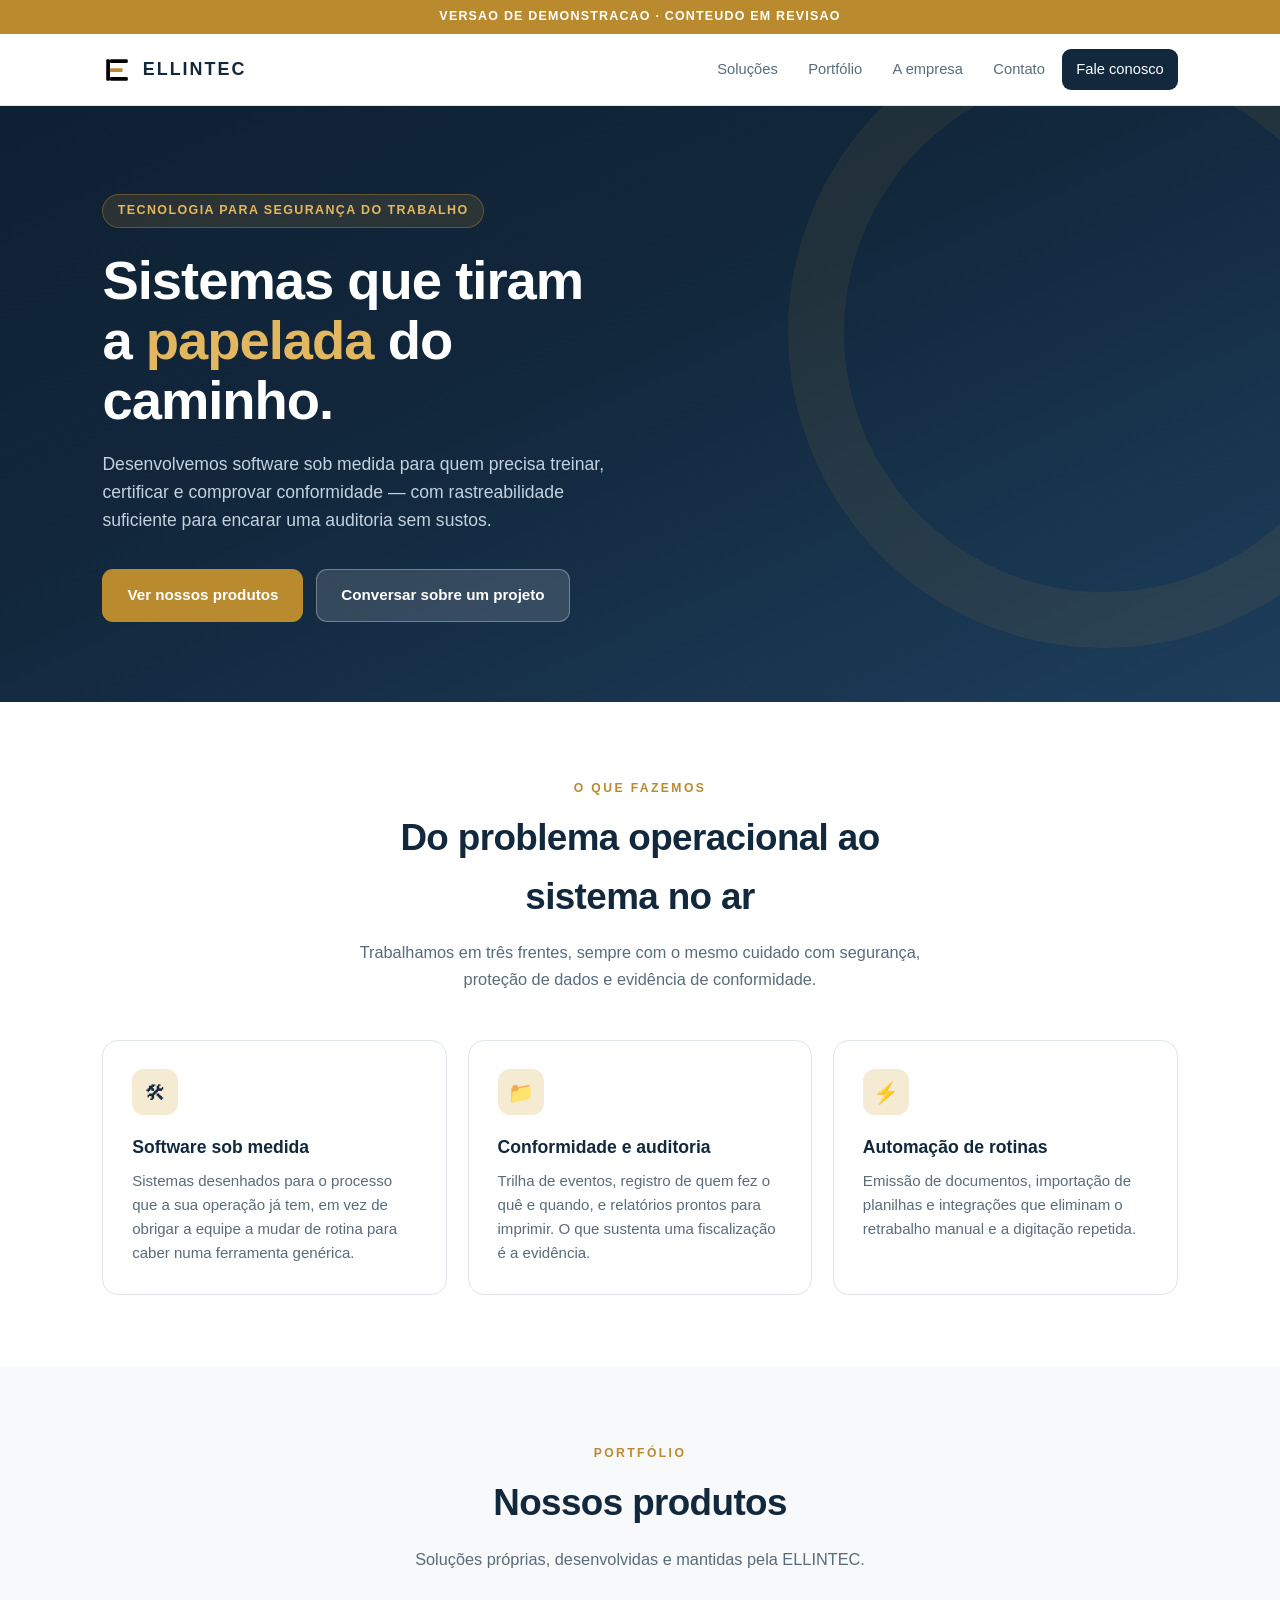
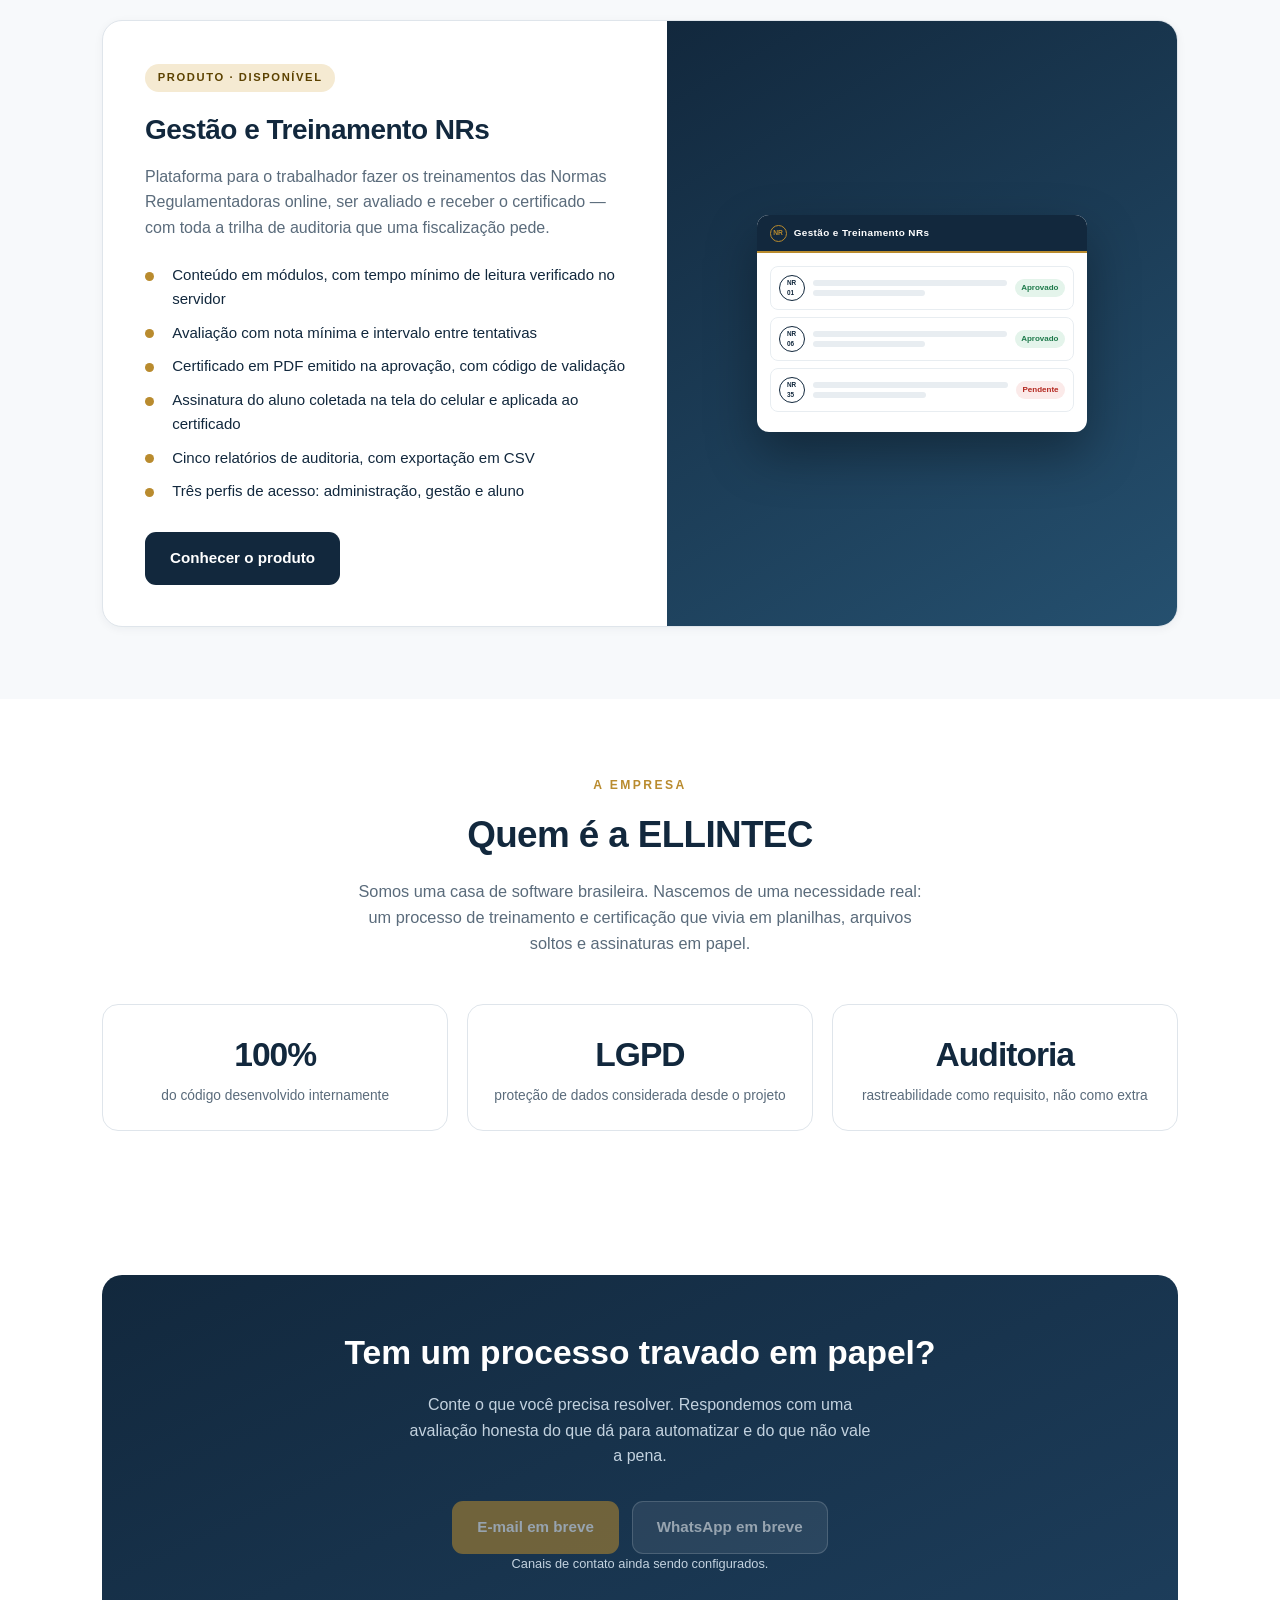
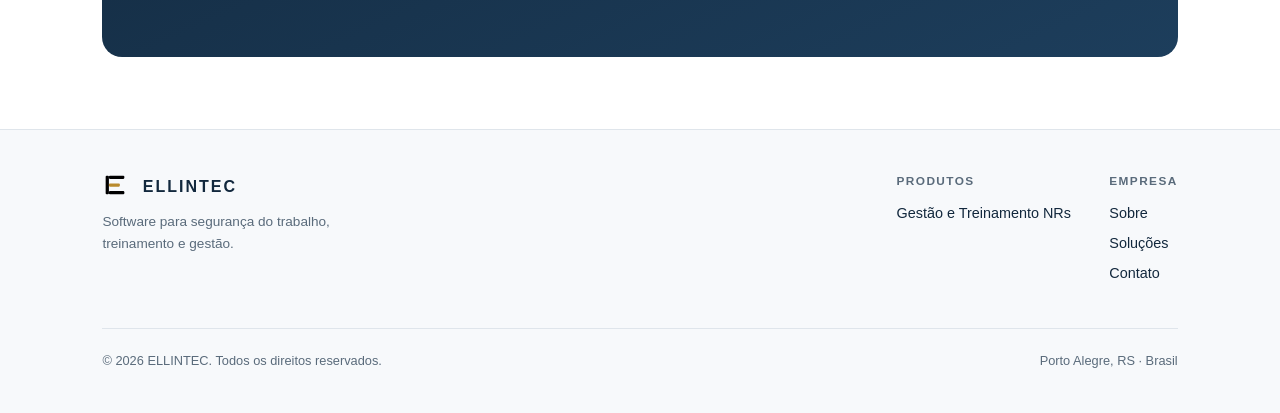
<file: index.html>
<!DOCTYPE html>
<html lang="pt-BR">
<head>
<meta charset="utf-8">
<meta name="viewport" content="width=device-width, initial-scale=1">
<meta name="theme-color" content="#12283D">
<title>ELLINTEC &mdash; Software para segurança do trabalho e gestão</title>
<meta name="description" content="A ELLINTEC desenvolve sistemas para segurança do trabalho,
      treinamento e gestão. Conheça o Gestão e Treinamento NRs.">
<link rel="stylesheet" href="css/estilo.css">
<link rel="icon" href="img/logo.svg" type="image/svg+xml">
</head>
<body>

<!-- Faixa de versao de teste. Para tirar do ar, apague este bloco. -->
<div class="faixa-teste">Versao de demonstracao &middot; conteudo em revisao</div>

<header class="topo">
  <div class="topo-in">
    <a class="marca" href="index.html">
      <span class="sig"><img src="img/logo.svg" alt="" width="30" height="30"></span>
      <b>ELLINTEC</b>
    </a>
    <button class="abre-menu" id="abre" aria-label="Abrir menu" aria-expanded="false">&#9776;</button>
    <nav class="nav" id="nav">
      <a href="#solucoes">Soluções</a>
      <a href="#portfolio">Portfólio</a>
      <a href="#sobre">A empresa</a>
      <a href="#contato">Contato</a>
      <a class="btn p" href="#contato">Fale conosco</a>
    </nav>
  </div>
</header>

<!-- ======================================================== hero -->
<div class="hero">
  <div class="wrap">
    <span class="selo-topo">Tecnologia para segurança do trabalho</span>
    <h1>Sistemas que tiram a <span>papelada</span> do caminho.</h1>
    <p>
      Desenvolvemos software sob medida para quem precisa treinar, certificar e
      comprovar conformidade &mdash; com rastreabilidade suficiente para encarar
      uma auditoria sem sustos.
    </p>
    <div class="hero-btns">
      <a class="btn o" href="#portfolio">Ver nossos produtos</a>
      <a class="btn claro" href="#contato">Conversar sobre um projeto</a>
    </div>
  </div>
</div>

<!-- ======================================================== solucoes -->
<section id="solucoes">
  <div class="wrap">
    <div class="titulo-sec">
      <span class="etq">O que fazemos</span>
      <h2>Do problema operacional ao sistema no ar</h2>
      <p>
        Trabalhamos em três frentes, sempre com o mesmo cuidado com segurança,
        proteção de dados e evidência de conformidade.
      </p>
    </div>

    <div class="grade">
      <article class="cartao">
        <div class="ico">&#128736;</div>
        <h3>Software sob medida</h3>
        <p>
          Sistemas desenhados para o processo que a sua operação já tem, em vez de
          obrigar a equipe a mudar de rotina para caber numa ferramenta genérica.
        </p>
      </article>

      <article class="cartao">
        <div class="ico">&#128193;</div>
        <h3>Conformidade e auditoria</h3>
        <p>
          Trilha de eventos, registro de quem fez o quê e quando, e relatórios
          prontos para imprimir. O que sustenta uma fiscalização é a evidência.
        </p>
      </article>

      <article class="cartao">
        <div class="ico">&#9889;</div>
        <h3>Automação de rotinas</h3>
        <p>
          Emissão de documentos, importação de planilhas e integrações que eliminam
          o retrabalho manual e a digitação repetida.
        </p>
      </article>
    </div>
  </div>
</section>

<!-- ======================================================== portfolio -->
<section id="portfolio" class="cinza">
  <div class="wrap">
    <div class="titulo-sec">
      <span class="etq">Portfólio</span>
      <h2>Nossos produtos</h2>
      <p>Soluções próprias, desenvolvidas e mantidas pela ELLINTEC.</p>
    </div>

    <article class="produto">
      <div class="produto-txt">
        <span class="etq-prod">Produto &middot; disponível</span>
        <h3>Gestão e Treinamento NRs</h3>
        <p>
          Plataforma para o trabalhador fazer os treinamentos das Normas
          Regulamentadoras online, ser avaliado e receber o certificado &mdash; com
          toda a trilha de auditoria que uma fiscalização pede.
        </p>
        <ul class="lista">
          <li>Conteúdo em módulos, com tempo mínimo de leitura verificado no servidor</li>
          <li>Avaliação com nota mínima e intervalo entre tentativas</li>
          <li>Certificado em PDF emitido na aprovação, com código de validação</li>
          <li>Assinatura do aluno coletada na tela do celular e aplicada ao certificado</li>
          <li>Cinco relatórios de auditoria, com exportação em CSV</li>
          <li>Três perfis de acesso: administração, gestão e aluno</li>
        </ul>
        <a class="btn p" href="produtos/gestao-treinamento-nrs.html">Conhecer o produto</a>
      </div>

      <div class="produto-arte">
        <!-- Representacao da interface. Nao usa captura de tela real para nao
             expor dado de aluno. -->
        <div class="mock" aria-hidden="true">
          <div class="mock-topo">
            <span class="pin">NR</span>
            <b>Gestão e Treinamento NRs</b>
          </div>
          <div class="mock-corpo">
            <div class="mock-linha">
              <span class="mock-selo">NR<br>01</span>
              <span class="mock-txt"><i></i><i></i></span>
              <span class="mock-tag">Aprovado</span>
            </div>
            <div class="mock-linha">
              <span class="mock-selo">NR<br>06</span>
              <span class="mock-txt"><i></i><i></i></span>
              <span class="mock-tag">Aprovado</span>
            </div>
            <div class="mock-linha">
              <span class="mock-selo">NR<br>35</span>
              <span class="mock-txt"><i></i><i></i></span>
              <span class="mock-tag p">Pendente</span>
            </div>
          </div>
        </div>
      </div>
    </article>
  </div>
</section>

<!-- ======================================================== sobre -->
<section id="sobre">
  <div class="wrap">
    <div class="titulo-sec">
      <span class="etq">A empresa</span>
      <h2>Quem é a ELLINTEC</h2>
      <p>
        Somos uma casa de software brasileira. Nascemos de uma necessidade real:
        um processo de treinamento e certificação que vivia em planilhas, arquivos
        soltos e assinaturas em papel.
      </p>
    </div>

    <div class="numeros grade">
      <div class="cartao num">
        <b>100%</b>
        <span>do código desenvolvido internamente</span>
      </div>
      <div class="cartao num">
        <b>LGPD</b>
        <span>proteção de dados considerada desde o projeto</span>
      </div>
      <div class="cartao num">
        <b>Auditoria</b>
        <span>rastreabilidade como requisito, não como extra</span>
      </div>
    </div>
  </div>
</section>

<!-- ======================================================== contato -->
<section id="contato">
  <div class="wrap">
    <div class="contato">
      <h2>Tem um processo travado em papel?</h2>
      <p>
        Conte o que você precisa resolver. Respondemos com uma avaliação honesta
        do que dá para automatizar e do que não vale a pena.
      </p>
      <!-- TODO ao entrar no ar de verdade: trocar os dois botoes abaixo pelo
           e-mail real e pelo WhatsApp real (formato 55DDDNUMERO). Enquanto forem
           ficticios, ficam desativados: botao que nao leva a lugar nenhum e pior
           do que nao ter botao. -->
      <div class="contato-btns">
        <span class="btn o desativado" aria-disabled="true">E-mail em breve</span>
        <span class="btn claro desativado" aria-disabled="true">WhatsApp em breve</span>
      </div>
      <p class="aviso-teste">Canais de contato ainda sendo configurados.</p>
    </div>
  </div>
</section>

<!-- ======================================================== rodape -->
<footer class="rodape">
  <div class="wrap">
    <div class="rodape-in">
      <div>
        <a class="marca" href="index.html">
          <span class="sig"><img src="img/logo.svg" alt="" width="26" height="26"></span>
          <b>ELLINTEC</b>
        </a>
        <p>Software para segurança do trabalho, treinamento e gestão.</p>
      </div>

      <div class="rodape-links">
        <div class="rodape-col">
          <h4>Produtos</h4>
          <a href="produtos/gestao-treinamento-nrs.html">Gestão e Treinamento NRs</a>
        </div>
        <div class="rodape-col">
          <h4>Empresa</h4>
          <a href="#sobre">Sobre</a>
          <a href="#solucoes">Soluções</a>
          <a href="#contato">Contato</a>
        </div>
      </div>
    </div>

    <div class="copy">
      <span>&copy; <span id="ano">2026</span> ELLINTEC. Todos os direitos reservados.</span>
      <!-- TODO: incluir CNPJ quando a empresa estiver constituída -->
      <span>Porto Alegre, RS &middot; Brasil</span>
    </div>
  </div>
</footer>

<script src="js/site.js"></script>
</body>
</html>
</file>
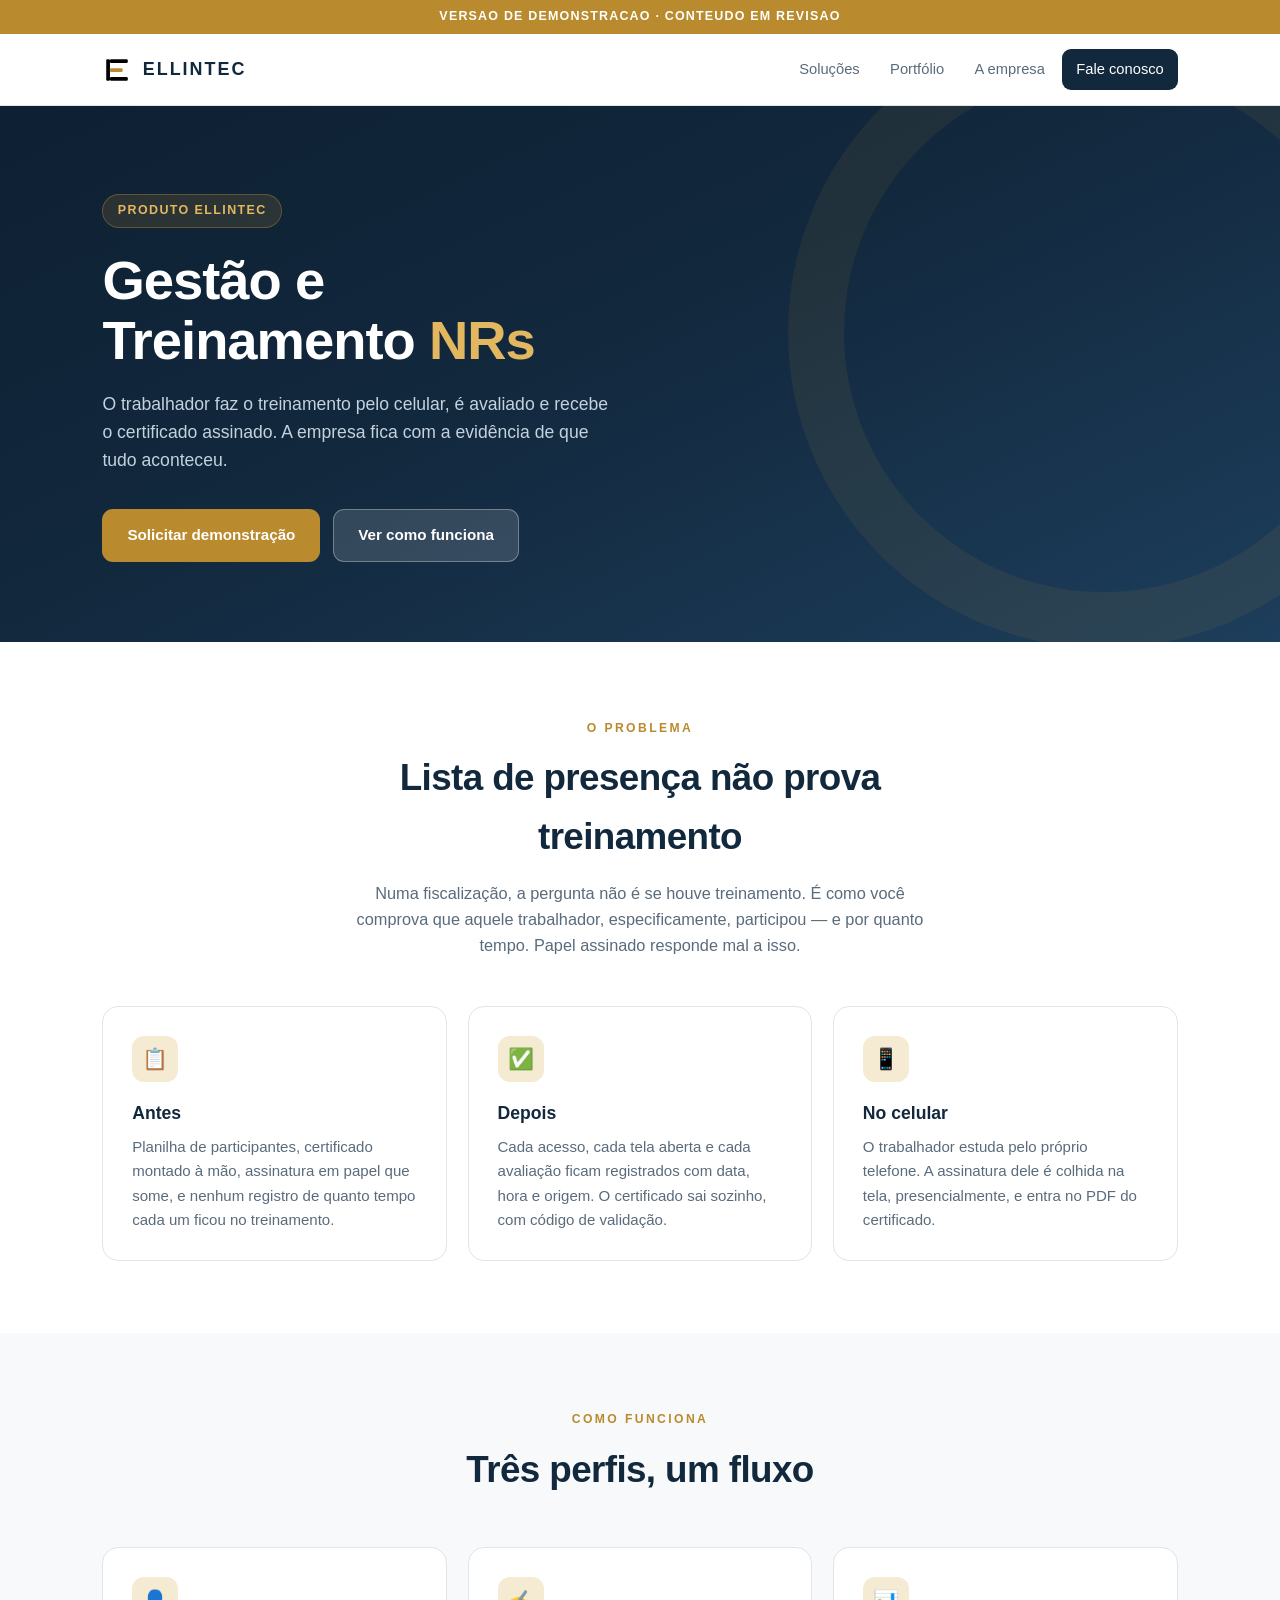
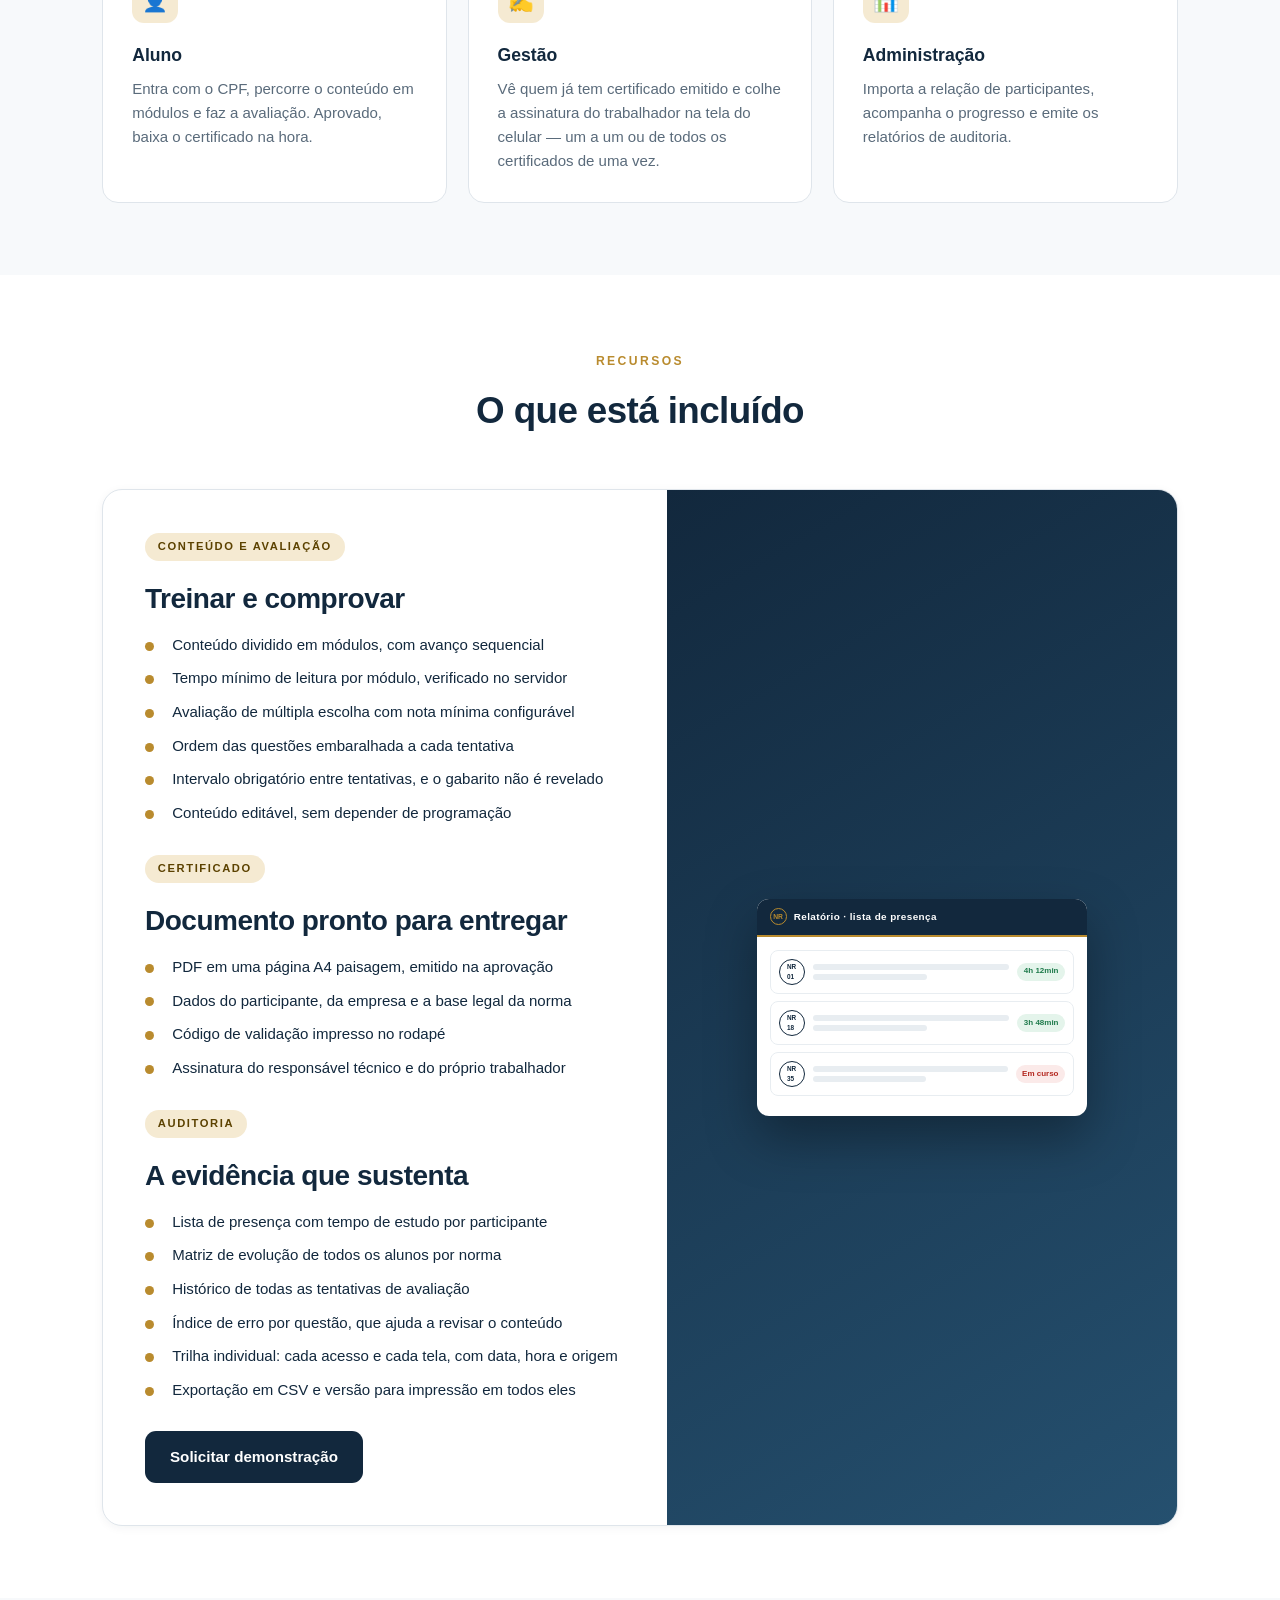
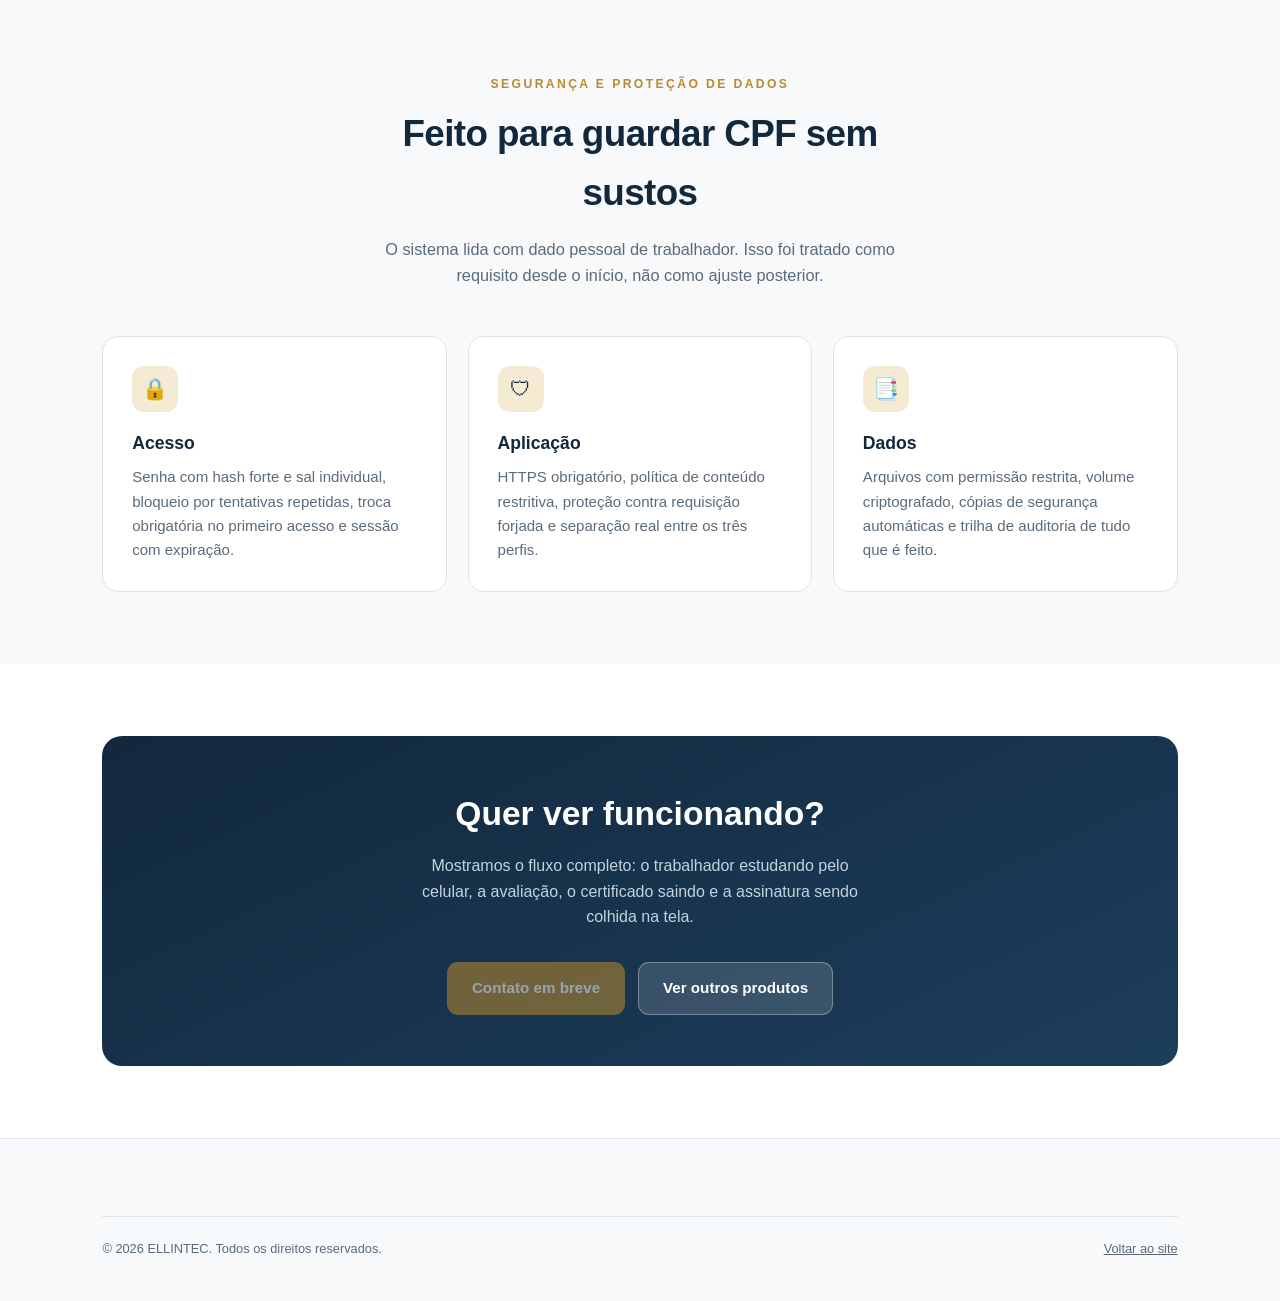
<file: produtos/gestao-treinamento-nrs.html>
<!DOCTYPE html>
<html lang="pt-BR">
<head>
<meta charset="utf-8">
<meta name="viewport" content="width=device-width, initial-scale=1">
<meta name="theme-color" content="#12283D">
<title>Gestão e Treinamento NRs &mdash; ELLINTEC</title>
<meta name="description" content="Plataforma para treinamento das Normas Regulamentadoras
      online, avaliação, emissão de certificado e trilha de auditoria.">
<link rel="stylesheet" href="../css/estilo.css">
<link rel="icon" href="../img/logo.svg" type="image/svg+xml">
</head>
<body>

<!-- Faixa de versao de teste. Para tirar do ar, apague este bloco. -->
<div class="faixa-teste">Versao de demonstracao &middot; conteudo em revisao</div>

<header class="topo">
  <div class="topo-in">
    <a class="marca" href="../index.html">
      <span class="sig"><img src="../img/logo.svg" alt="" width="30" height="30"></span>
      <b>ELLINTEC</b>
    </a>
    <button class="abre-menu" id="abre" aria-label="Abrir menu" aria-expanded="false">&#9776;</button>
    <nav class="nav" id="nav">
      <a href="../index.html#solucoes">Soluções</a>
      <a href="../index.html#portfolio">Portfólio</a>
      <a href="../index.html#sobre">A empresa</a>
      <a class="btn p" href="../index.html#contato">Fale conosco</a>
    </nav>
  </div>
</header>

<!-- ======================================================== hero -->
<div class="hero">
  <div class="wrap">
    <span class="selo-topo">Produto ELLINTEC</span>
    <h1>Gestão e Treinamento <span>NRs</span></h1>
    <p>
      O trabalhador faz o treinamento pelo celular, é avaliado e recebe o
      certificado assinado. A empresa fica com a evidência de que tudo aconteceu.
    </p>
    <div class="hero-btns">
      <a class="btn o" href="../index.html#contato">Solicitar demonstração</a>
      <a class="btn claro" href="#como">Ver como funciona</a>
    </div>
  </div>
</div>

<!-- ======================================================== problema -->
<section>
  <div class="wrap">
    <div class="titulo-sec">
      <span class="etq">O problema</span>
      <h2>Lista de presença não prova treinamento</h2>
      <p>
        Numa fiscalização, a pergunta não é se houve treinamento. É como você
        comprova que aquele trabalhador, especificamente, participou &mdash; e por
        quanto tempo. Papel assinado responde mal a isso.
      </p>
    </div>

    <div class="grade">
      <article class="cartao">
        <div class="ico">&#128203;</div>
        <h3>Antes</h3>
        <p>
          Planilha de participantes, certificado montado à mão, assinatura em papel
          que some, e nenhum registro de quanto tempo cada um ficou no treinamento.
        </p>
      </article>
      <article class="cartao">
        <div class="ico">&#9989;</div>
        <h3>Depois</h3>
        <p>
          Cada acesso, cada tela aberta e cada avaliação ficam registrados com data,
          hora e origem. O certificado sai sozinho, com código de validação.
        </p>
      </article>
      <article class="cartao">
        <div class="ico">&#128241;</div>
        <h3>No celular</h3>
        <p>
          O trabalhador estuda pelo próprio telefone. A assinatura dele é colhida na
          tela, presencialmente, e entra no PDF do certificado.
        </p>
      </article>
    </div>
  </div>
</section>

<!-- ======================================================== como funciona -->
<section id="como" class="cinza">
  <div class="wrap">
    <div class="titulo-sec">
      <span class="etq">Como funciona</span>
      <h2>Três perfis, um fluxo</h2>
    </div>

    <div class="grade">
      <article class="cartao">
        <div class="ico">&#128100;</div>
        <h3>Aluno</h3>
        <p>
          Entra com o CPF, percorre o conteúdo em módulos e faz a avaliação.
          Aprovado, baixa o certificado na hora.
        </p>
      </article>
      <article class="cartao">
        <div class="ico">&#9997;</div>
        <h3>Gestão</h3>
        <p>
          Vê quem já tem certificado emitido e colhe a assinatura do trabalhador
          na tela do celular &mdash; um a um ou de todos os certificados de uma vez.
        </p>
      </article>
      <article class="cartao">
        <div class="ico">&#128202;</div>
        <h3>Administração</h3>
        <p>
          Importa a relação de participantes, acompanha o progresso e emite os
          relatórios de auditoria.
        </p>
      </article>
    </div>
  </div>
</section>

<!-- ======================================================== recursos -->
<section>
  <div class="wrap">
    <div class="titulo-sec">
      <span class="etq">Recursos</span>
      <h2>O que está incluído</h2>
    </div>

    <article class="produto">
      <div class="produto-txt">
        <span class="etq-prod">Conteúdo e avaliação</span>
        <h3>Treinar e comprovar</h3>
        <ul class="lista">
          <li>Conteúdo dividido em módulos, com avanço sequencial</li>
          <li>Tempo mínimo de leitura por módulo, verificado no servidor</li>
          <li>Avaliação de múltipla escolha com nota mínima configurável</li>
          <li>Ordem das questões embaralhada a cada tentativa</li>
          <li>Intervalo obrigatório entre tentativas, e o gabarito não é revelado</li>
          <li>Conteúdo editável, sem depender de programação</li>
        </ul>

        <span class="etq-prod">Certificado</span>
        <h3>Documento pronto para entregar</h3>
        <ul class="lista">
          <li>PDF em uma página A4 paisagem, emitido na aprovação</li>
          <li>Dados do participante, da empresa e a base legal da norma</li>
          <li>Código de validação impresso no rodapé</li>
          <li>Assinatura do responsável técnico e do próprio trabalhador</li>
        </ul>

        <span class="etq-prod">Auditoria</span>
        <h3>A evidência que sustenta</h3>
        <ul class="lista">
          <li>Lista de presença com tempo de estudo por participante</li>
          <li>Matriz de evolução de todos os alunos por norma</li>
          <li>Histórico de todas as tentativas de avaliação</li>
          <li>Índice de erro por questão, que ajuda a revisar o conteúdo</li>
          <li>Trilha individual: cada acesso e cada tela, com data, hora e origem</li>
          <li>Exportação em CSV e versão para impressão em todos eles</li>
        </ul>

        <a class="btn p" href="../index.html#contato">Solicitar demonstração</a>
      </div>

      <div class="produto-arte">
        <div class="mock" aria-hidden="true">
          <div class="mock-topo">
            <span class="pin">NR</span>
            <b>Relatório &middot; lista de presença</b>
          </div>
          <div class="mock-corpo">
            <div class="mock-linha">
              <span class="mock-selo">NR<br>01</span>
              <span class="mock-txt"><i></i><i></i></span>
              <span class="mock-tag">4h 12min</span>
            </div>
            <div class="mock-linha">
              <span class="mock-selo">NR<br>18</span>
              <span class="mock-txt"><i></i><i></i></span>
              <span class="mock-tag">3h 48min</span>
            </div>
            <div class="mock-linha">
              <span class="mock-selo">NR<br>35</span>
              <span class="mock-txt"><i></i><i></i></span>
              <span class="mock-tag p">Em curso</span>
            </div>
          </div>
        </div>
      </div>
    </article>
  </div>
</section>

<!-- ======================================================== seguranca -->
<section class="cinza">
  <div class="wrap">
    <div class="titulo-sec">
      <span class="etq">Segurança e proteção de dados</span>
      <h2>Feito para guardar CPF sem sustos</h2>
      <p>
        O sistema lida com dado pessoal de trabalhador. Isso foi tratado como
        requisito desde o início, não como ajuste posterior.
      </p>
    </div>

    <div class="grade">
      <article class="cartao">
        <div class="ico">&#128274;</div>
        <h3>Acesso</h3>
        <p>
          Senha com hash forte e sal individual, bloqueio por tentativas repetidas,
          troca obrigatória no primeiro acesso e sessão com expiração.
        </p>
      </article>
      <article class="cartao">
        <div class="ico">&#128737;</div>
        <h3>Aplicação</h3>
        <p>
          HTTPS obrigatório, política de conteúdo restritiva, proteção contra
          requisição forjada e separação real entre os três perfis.
        </p>
      </article>
      <article class="cartao">
        <div class="ico">&#128209;</div>
        <h3>Dados</h3>
        <p>
          Arquivos com permissão restrita, volume criptografado, cópias de segurança
          automáticas e trilha de auditoria de tudo que é feito.
        </p>
      </article>
    </div>
  </div>
</section>

<!-- ======================================================== contato -->
<section>
  <div class="wrap">
    <div class="contato">
      <h2>Quer ver funcionando?</h2>
      <p>
        Mostramos o fluxo completo: o trabalhador estudando pelo celular, a
        avaliação, o certificado saindo e a assinatura sendo colhida na tela.
      </p>
      <div class="contato-btns">
        <!-- TODO: trocar pelo e-mail real da empresa -->
        <span class="btn o desativado" aria-disabled="true">Contato em breve</span>
        <a class="btn claro" href="../index.html#portfolio">Ver outros produtos</a>
      </div>
    </div>
  </div>
</section>

<footer class="rodape">
  <div class="wrap">
    <div class="copy">
      <span>&copy; <span id="ano">2026</span> ELLINTEC. Todos os direitos reservados.</span>
      <span><a href="../index.html">Voltar ao site</a></span>
    </div>
  </div>
</footer>

<script src="../js/site.js"></script>
</body>
</html>
</file>
<file: css/estilo.css>
/* ================================================================ base */
:root{
  --tinta:#12283D;
  --tinta-2:#2C4A66;
  --ouro:#B98B2E;
  --ouro-claro:#F5EAD2;
  --linha:#DFE5EB;
  --cinza:#5A6B7B;
  --fundo:#F7F9FB;
  --raio:16px;
  --largura:1120px;
}
*{box-sizing:border-box;margin:0;padding:0}
html{scroll-behavior:smooth}
body{
  font-family:-apple-system,BlinkMacSystemFont,"Segoe UI",Roboto,Helvetica,Arial,sans-serif;
  color:var(--tinta);background:#fff;line-height:1.6;font-size:16px;
  -webkit-font-smoothing:antialiased;
}
img,svg{max-width:100%;display:block}
a{color:inherit}
.wrap{max-width:var(--largura);margin:0 auto;padding:0 1.4rem}

/* ================================================================ topo */
.topo{position:sticky;top:0;z-index:60;background:rgba(255,255,255,.92);
  backdrop-filter:saturate(180%) blur(12px);border-bottom:1px solid var(--linha)}
.topo-in{display:flex;align-items:center;gap:1.5rem;padding:.9rem 1.4rem;
  max-width:var(--largura);margin:0 auto}
.marca{display:flex;align-items:center;gap:.65rem;text-decoration:none;flex:none}
.marca .sig{width:30px;height:30px;color:var(--tinta)}
.marca b{font-size:1.12rem;font-weight:800;letter-spacing:2px}
.nav{margin-left:auto;display:flex;align-items:center;gap:.3rem}
.nav a{text-decoration:none;font-size:.92rem;color:var(--cinza);padding:.5rem .8rem;
  border-radius:9px;font-weight:500;white-space:nowrap}
.nav a:hover{color:var(--tinta);background:#F0F4F7}
.abre-menu{display:none;margin-left:auto;background:none;border:1px solid var(--linha);
  border-radius:9px;padding:.5rem .7rem;font-size:1.1rem;cursor:pointer;color:var(--tinta)}

/* ================================================================ botoes */
.btn{display:inline-flex;align-items:center;justify-content:center;gap:.5rem;
  padding:.82rem 1.5rem;border-radius:11px;text-decoration:none;font-weight:600;
  font-size:.95rem;border:1.5px solid transparent;transition:transform .15s,filter .15s;
  cursor:pointer;font-family:inherit}
.btn:hover{filter:brightness(1.08);transform:translateY(-1px)}
.btn.p{background:var(--tinta);color:#fff}
.btn.s{background:#fff;color:var(--tinta);border-color:var(--linha)}
.btn.o{background:var(--ouro);color:#fff}
.btn.claro{background:rgba(255,255,255,.14);color:#fff;border-color:rgba(255,255,255,.3)}

/* ================================================================ hero */
.hero{background:linear-gradient(155deg,#0E2033 0%,#12283D 45%,#1D3E5C 100%);
  color:#fff;padding:5.5rem 0 5rem;position:relative;overflow:hidden}
.hero::after{content:"";position:absolute;right:-140px;top:-90px;width:520px;height:520px;
  border-radius:50%;border:56px solid rgba(185,139,46,.09)}
.hero .wrap{position:relative;z-index:1}
.selo-topo{display:inline-flex;align-items:center;gap:.5rem;background:rgba(185,139,46,.16);
  border:1px solid rgba(185,139,46,.4);color:#E3B75F;padding:.4rem .9rem;border-radius:99px;
  font-size:.78rem;font-weight:700;letter-spacing:1.4px;text-transform:uppercase}
.hero h1{font-size:clamp(2rem,5vw,3.4rem);line-height:1.1;font-weight:800;
  letter-spacing:-1px;margin:1.4rem 0 1.2rem;max-width:17ch}
.hero h1 span{color:#E3B75F}
.hero p{font-size:1.1rem;color:#C3D2DF;max-width:52ch;margin-bottom:2.2rem}
.hero-btns{display:flex;gap:.8rem;flex-wrap:wrap}

/* ================================================================ secoes */
section{padding:4.5rem 0}
.titulo-sec{text-align:center;max-width:64ch;margin:0 auto 3rem}
.titulo-sec .etq{font-size:.76rem;font-weight:700;letter-spacing:2.4px;color:var(--ouro);
  text-transform:uppercase}
.titulo-sec h2{font-size:clamp(1.6rem,3.4vw,2.3rem);font-weight:800;letter-spacing:-.6px;
  margin:.6rem 0 .8rem}
.titulo-sec p{color:var(--cinza);font-size:1.02rem}

.grade{display:grid;gap:1.3rem;grid-template-columns:repeat(auto-fit,minmax(280px,1fr))}
.cartao{background:#fff;border:1px solid var(--linha);border-radius:var(--raio);padding:1.8rem;
  transition:border-color .18s,transform .18s,box-shadow .18s}
.cartao:hover{border-color:var(--tinta-2);transform:translateY(-3px);
  box-shadow:0 12px 34px rgba(18,40,61,.09)}
.cartao .ico{width:46px;height:46px;border-radius:12px;background:var(--ouro-claro);
  display:grid;place-items:center;margin-bottom:1.1rem;font-size:1.3rem}
.cartao h3{font-size:1.1rem;margin-bottom:.5rem}
.cartao p{color:var(--cinza);font-size:.94rem}

.cinza{background:var(--fundo)}

/* ================================================================ portfolio */
.produto{background:#fff;border:1px solid var(--linha);border-radius:20px;overflow:hidden;
  display:grid;grid-template-columns:1.05fr .95fr;box-shadow:0 2px 10px rgba(18,40,61,.05)}
.produto-txt{padding:2.6rem}
.produto .etq-prod{display:inline-block;background:var(--ouro-claro);color:#5C4200;
  font-size:.7rem;font-weight:800;letter-spacing:1.6px;text-transform:uppercase;
  padding:.32rem .8rem;border-radius:99px;margin-bottom:1rem}
.produto h3{font-size:1.75rem;font-weight:800;letter-spacing:-.5px;margin-bottom:.7rem}
.produto > .produto-txt > p{color:var(--cinza);margin-bottom:1.4rem}
.lista{list-style:none;margin-bottom:1.8rem}
.lista li{position:relative;padding-left:1.7rem;margin-bottom:.6rem;font-size:.94rem}
.lista li::before{content:"";position:absolute;left:0;top:.55rem;width:9px;height:9px;
  border-radius:50%;background:var(--ouro)}
.produto-arte{background:linear-gradient(150deg,#12283D,#25506F);display:grid;place-items:center;
  padding:2.2rem;position:relative}
.mock{width:100%;max-width:330px;background:#fff;border-radius:12px;overflow:hidden;
  box-shadow:0 22px 50px rgba(0,0,0,.34)}
.mock-topo{background:#12283D;border-bottom:2px solid var(--ouro);padding:.6rem .8rem;
  display:flex;align-items:center;gap:.45rem}
.mock-topo .pin{width:17px;height:17px;border:1.5px solid var(--ouro);border-radius:50%;
  display:grid;place-items:center;font-size:.42rem;color:var(--ouro);font-weight:800}
.mock-topo b{color:#fff;font-size:.62rem;letter-spacing:.4px}
.mock-corpo{padding:.8rem}
.mock-linha{display:flex;align-items:center;gap:.5rem;padding:.5rem;border:1px solid #E8EDF1;
  border-radius:8px;margin-bottom:.45rem}
.mock-selo{width:26px;height:26px;border:1.6px solid #12283D;border-radius:50%;flex:none;
  display:grid;place-items:center;font-size:.4rem;font-weight:800}
.mock-txt{flex:1;min-width:0}
.mock-txt i{display:block;height:6px;background:#E8EDF1;border-radius:4px;margin-bottom:4px}
.mock-txt i:last-child{width:58%;margin-bottom:0}
.mock-tag{font-size:.5rem;font-weight:800;padding:.16rem .4rem;border-radius:99px;
  background:#E4F4EB;color:#1E7A4B;white-space:nowrap}
.mock-tag.p{background:#FBEAE9;color:#B3261E}

/* ================================================================ numeros */
.numeros{display:grid;gap:1.2rem;grid-template-columns:repeat(auto-fit,minmax(190px,1fr))}
.num{text-align:center;padding:1.4rem}
.num b{display:block;font-size:2.1rem;font-weight:800;letter-spacing:-1px}
.num span{font-size:.86rem;color:var(--cinza)}

/* ================================================================ contato */
.contato{background:linear-gradient(155deg,#12283D,#1D3E5C);color:#fff;border-radius:20px;
  padding:3.2rem 2.4rem;text-align:center}
.contato h2{font-size:clamp(1.5rem,3vw,2.1rem);font-weight:800;margin-bottom:.8rem}
.contato p{color:#C3D2DF;max-width:52ch;margin:0 auto 2rem}
.contato-btns{display:flex;gap:.8rem;justify-content:center;flex-wrap:wrap}

/* ================================================================ rodape */
.rodape{border-top:1px solid var(--linha);padding:2.6rem 0;background:var(--fundo)}
.rodape-in{display:flex;gap:2rem;flex-wrap:wrap;align-items:flex-start;
  justify-content:space-between}
.rodape .marca b{font-size:1rem}
.rodape p{font-size:.85rem;color:var(--cinza);margin-top:.6rem;max-width:34ch}
.rodape-links{display:flex;gap:2.4rem;flex-wrap:wrap}
.rodape-col h4{font-size:.74rem;text-transform:uppercase;letter-spacing:1.4px;
  color:var(--cinza);margin-bottom:.7rem}
.rodape-col a{display:block;text-decoration:none;font-size:.9rem;margin-bottom:.45rem;
  color:var(--tinta)}
.rodape-col a:hover{color:var(--ouro)}
.copy{border-top:1px solid var(--linha);margin-top:2.2rem;padding-top:1.4rem;
  font-size:.8rem;color:var(--cinza);display:flex;justify-content:space-between;
  gap:1rem;flex-wrap:wrap}

/* ================================================================ mobile */
@media (max-width:880px){
  .produto{grid-template-columns:1fr}
  .produto-arte{order:-1;padding:2rem 1.4rem}
}
@media (max-width:720px){
  section{padding:3.2rem 0}
  .hero{padding:3.8rem 0 3.4rem}
  .nav{position:fixed;inset:56px 0 auto 0;background:#fff;flex-direction:column;
    align-items:stretch;padding:.6rem 1rem 1.2rem;border-bottom:1px solid var(--linha);
    display:none;box-shadow:0 14px 30px rgba(18,40,61,.1)}
  .nav.aberto{display:flex}
  .nav a{padding:.75rem .6rem}
  .nav .btn{margin-top:.5rem}
  .abre-menu{display:block}
  .produto-txt{padding:1.7rem}
  .contato{padding:2.4rem 1.4rem}
  .hero-btns .btn,.contato-btns .btn{flex:1;min-width:150px}
}

/* ================================================ estado de demonstracao
   Remover junto com a faixa quando os dados reais entrarem. */
.faixa-teste{background:var(--ouro);color:#fff;text-align:center;font-size:.78rem;
  font-weight:700;letter-spacing:1.2px;text-transform:uppercase;padding:.45rem 1rem}
.btn.desativado{opacity:.55;cursor:not-allowed;pointer-events:none}
.aviso-teste{font-size:.8rem;color:#8FA3B5;margin-top:1rem}
</file>
